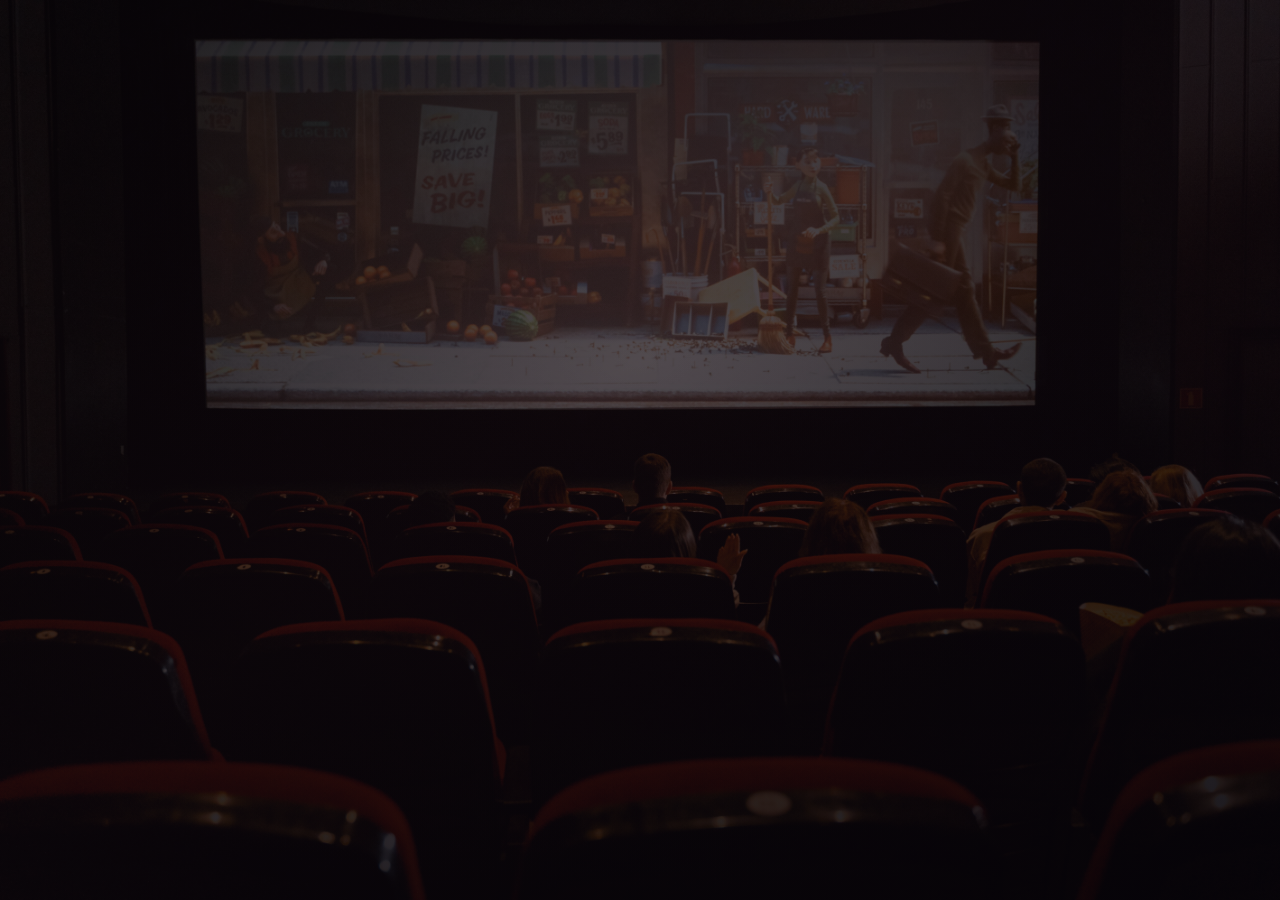
<file: index.html>
<!DOCTYPE html>
<html lang="en">
  <head>
    <meta charset="UTF-8" />
    <meta name="viewport" content="width=device-width, initial-scale=1.0" />
    <title>Cinema</title>
    <meta http-equiv="refresh" content="0; url=customer/index.html" />
  </head>
  <body>
    <p><a href="customer/index.html">Continue to Cinema</a></p>
  </body>
</html>
</file>
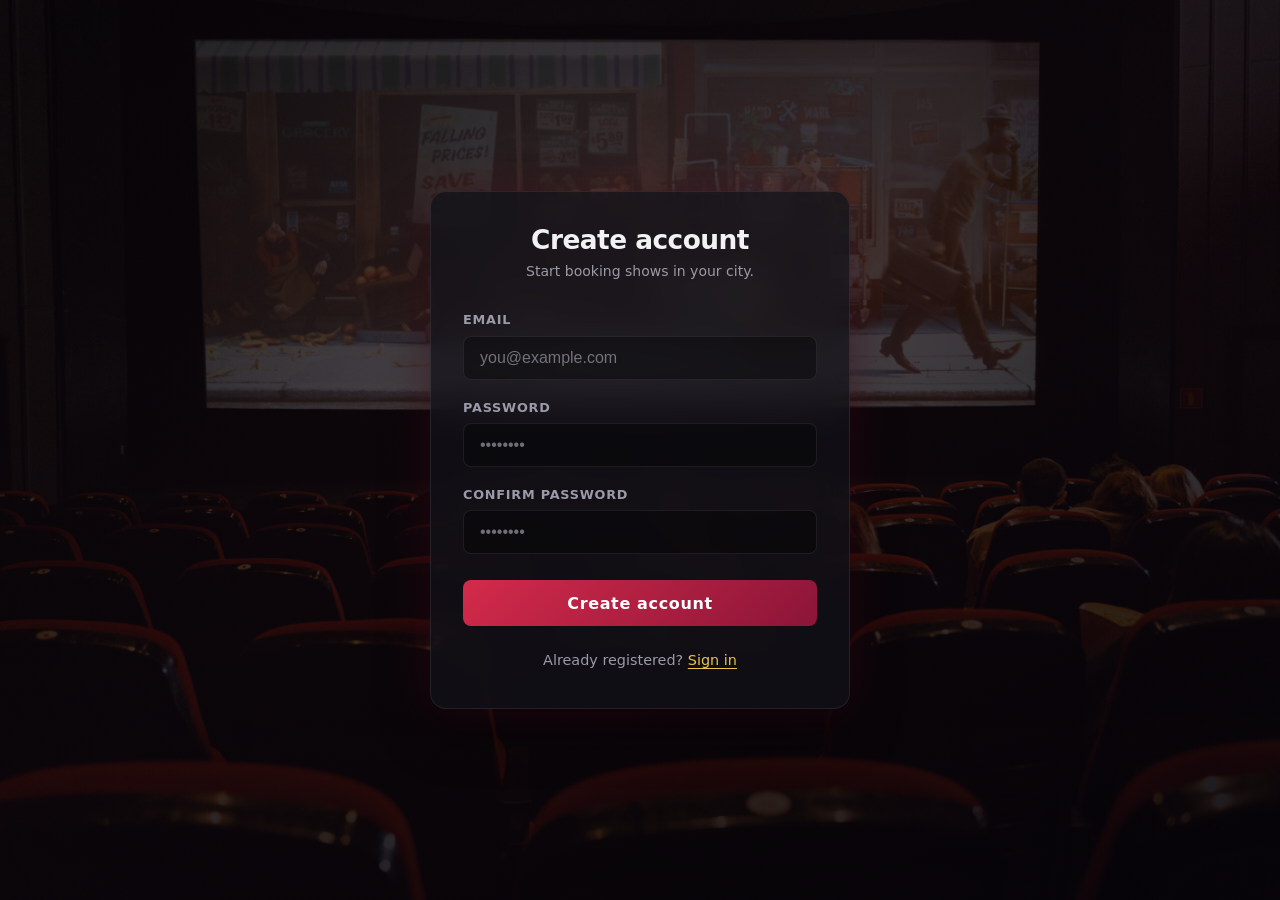
<file: customer/index.html>
<!DOCTYPE html>
<html lang="en">
  <head>
    <meta charset="UTF-8" />
    <meta name="viewport" content="width=device-width, initial-scale=1.0" />
    <title>Create account</title>
    <link rel="stylesheet" href="css/tokens.css" />
    <link rel="stylesheet" href="css/base.css" />
    <link rel="stylesheet" href="css/login.css?v=6" />
  </head>
  <body>
    <div class="login-page">
      <div class="login-page__bg" aria-hidden="true"></div>
      <main class="login-card">
        <header class="login-card__brand">
          <h1 class="login-card__logo">Create account</h1>
          <p class="login-card__tagline">Start booking shows in your city.</p>
        </header>
        <form id="signup-form" novalidate>
          <div class="login-field">
            <label for="signup-email">Email</label>
            <input
              id="signup-email"
              name="email"
              type="email"
              autocomplete="email"
              placeholder="you@example.com"
              required
            />
          </div>
          <div class="login-field">
            <label for="signup-password">Password</label>
            <input
              id="signup-password"
              name="password"
              type="password"
              autocomplete="new-password"
              placeholder="••••••••"
              minlength="6"
              required
            />
          </div>
          <div class="login-field">
            <label for="signup-password-confirm">Confirm password</label>
            <input
              id="signup-password-confirm"
              name="password-confirm"
              type="password"
              autocomplete="new-password"
              placeholder="••••••••"
              minlength="6"
              required
            />
          </div>
          <button type="submit" class="login-card__submit">Create account</button>
        </form>
        <footer class="login-card__footer">
          <span>Already registered?</span>
          <a class="link" href="login.html">Sign in</a>
        </footer>
      </main>
    </div>
    <script type="module" src="js/signup.js"></script>
  </body>
</html>
</file>
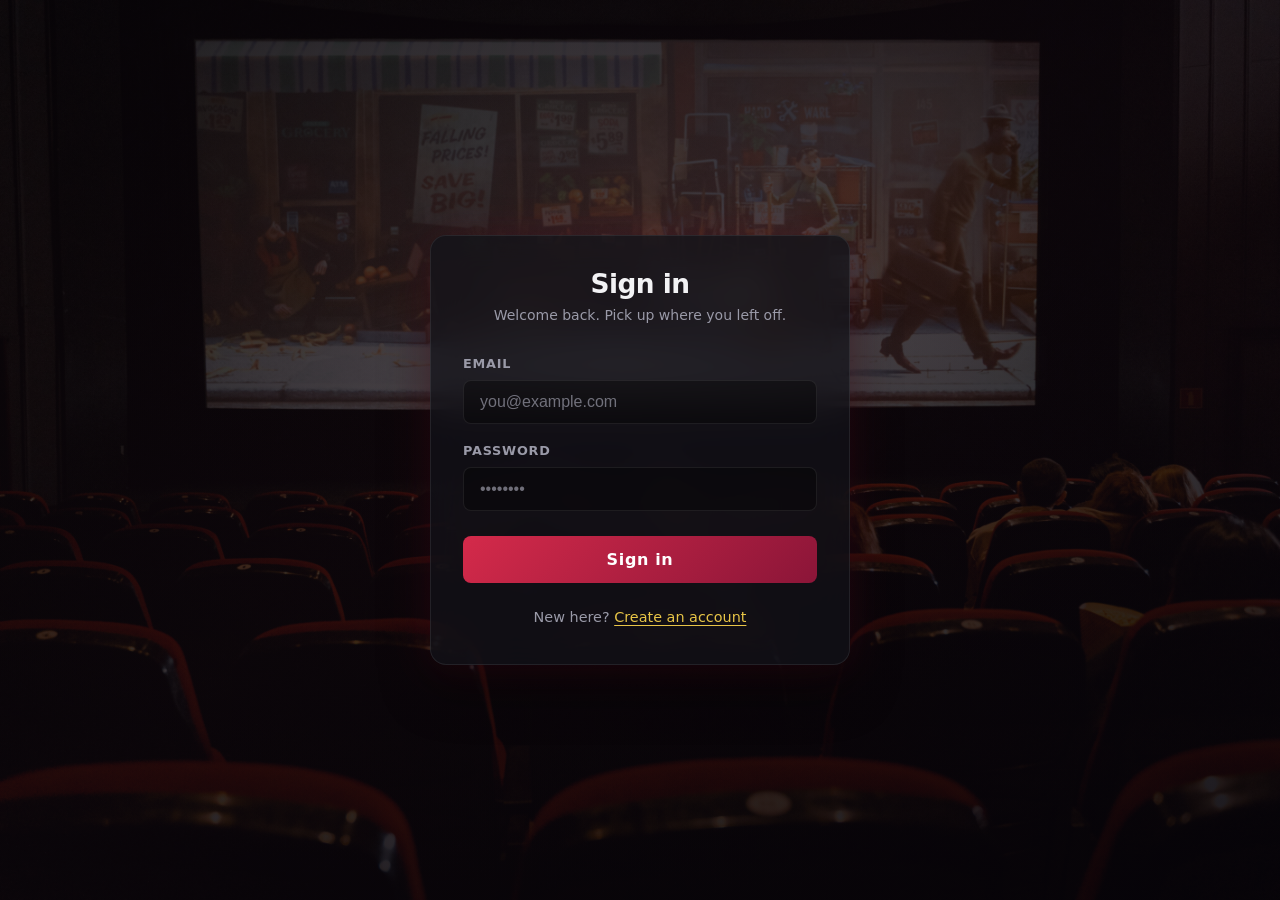
<file: customer/home.html>
<!DOCTYPE html>
<html lang="en">
  <head>
    <meta charset="UTF-8" />
    <meta name="viewport" content="width=device-width, initial-scale=1.0" />
    <title>Home</title>
    <link rel="stylesheet" href="css/tokens.css" />
    <link rel="stylesheet" href="css/base.css" />
    <link rel="stylesheet" href="css/home.css?v=4" />
  </head>
  <body class="home-page">
    <header class="home-header">
      <div class="home-header__location">
        <svg
          xmlns="http://www.w3.org/2000/svg"
          width="22"
          height="22"
          fill="none"
          viewBox="0 0 24 24"
          stroke-width="1.5"
          stroke="currentColor"
          aria-hidden="true"
        >
          <path
            stroke-linecap="round"
            stroke-linejoin="round"
            d="M15 10.5a3 3 0 1 1-6 0 3 3 0 0 1 6 0Z"
          />
          <path
            stroke-linecap="round"
            stroke-linejoin="round"
            d="M19.5 10.5c0 7.142-7.5 11.25-7.5 11.25S4.5 17.642 4.5 10.5a7.5 7.5 0 1 1 15 0Z"
          />
        </svg>
        <span id="header-location">Detecting…</span>
      </div>
      <div class="home-header__search-wrap">
        <svg
          xmlns="http://www.w3.org/2000/svg"
          width="20"
          height="20"
          fill="none"
          viewBox="0 0 24 24"
          stroke-width="1.5"
          stroke="currentColor"
          aria-hidden="true"
        >
          <path
            stroke-linecap="round"
            stroke-linejoin="round"
            d="m21 21-5.197-5.197m0 0A7.5 7.5 0 1 0 5.196 5.196a7.5 7.5 0 0 0 10.607 10.607Z"
          />
        </svg>
        <label class="sr-only" for="header-search">Search titles</label>
        <input
          id="header-search"
          class="home-header__search"
          type="search"
          placeholder="Search movies, events…"
          autocomplete="off"
        />
      </div>
      <div class="home-header__actions">
        <button type="button" class="btn-ghost" id="sign-out-btn">Sign out</button>
      </div>
    </header>

    <nav class="ribbon" aria-label="Entertainment categories">
      <button
        type="button"
        class="ribbon__tab ribbon__tab--active"
        data-category-tab="movies"
        aria-selected="true"
      >
        <svg xmlns="http://www.w3.org/2000/svg" fill="none" viewBox="0 0 24 24" stroke-width="1.5" stroke="currentColor">
          <path stroke-linecap="round" stroke-linejoin="round" d="m15.75 10.5 4.72-4.72a.75.75 0 0 1 1.28.53v11.38a.75.75 0 0 1-1.28.53l-4.72-4.72M4.5 18.75h9a2.25 2.25 0 0 0 2.25-2.25v-9a2.25 2.25 0 0 0-2.25-2.25h-9A2.25 2.25 0 0 0 2.25 7.5v9a2.25 2.25 0 0 0 2.25 2.25Z" />
        </svg>
        Movies
      </button>
      <button type="button" class="ribbon__tab" data-category-tab="events" aria-selected="false">
        <svg xmlns="http://www.w3.org/2000/svg" fill="none" viewBox="0 0 24 24" stroke-width="1.5" stroke="currentColor">
          <path stroke-linecap="round" stroke-linejoin="round" d="M9.813 15.904 9 18.75l-.813-2.846a4.5 4.5 0 0 0-3.09-3.09L2.25 12l2.846-.813a4.5 4.5 0 0 0 3.09-3.09L9 5.25l.813 2.846a4.5 4.5 0 0 0 3.09 3.09L15.75 12l-2.846.813a4.5 4.5 0 0 0-3.09 3.09ZM18.259 8.715 18 9.75l-.259-1.035a3.375 3.375 0 0 0-2.455-2.456L14.25 6l1.036-.259a3.375 3.375 0 0 0 2.455-2.456L18 2.25l.259 1.035a3.375 3.375 0 0 0 2.456 2.456L21.75 6l-1.035.259a3.375 3.375 0 0 0-2.456 2.456ZM16.894 20.567 16.5 21.75l-.394-1.183a2.25 2.25 0 0 0-1.423-1.423L13.5 18.75l1.183-.394a2.25 2.25 0 0 0 1.423-1.423l.394-1.183.394 1.183a2.25 2.25 0 0 0 1.423 1.423l1.183.394-1.183.394a2.25 2.25 0 0 0-1.423 1.423Z" />
        </svg>
        Events
      </button>
      <button type="button" class="ribbon__tab" data-category-tab="plays" aria-selected="false">
        <svg xmlns="http://www.w3.org/2000/svg" fill="none" viewBox="0 0 24 24" stroke-width="1.5" stroke="currentColor">
          <path stroke-linecap="round" stroke-linejoin="round" d="M12 18v-5.25m0 0a6.01 6.01 0 0 0 1.5-.189m-1.5.189a6.01 6.01 0 0 1-1.5-.189m3.75 7.478a12.06 12.06 0 0 1-4.5 0m3.75.478a12.06 12.06 0 0 0 4.5 0M8.25 6.75h12M8.25 6.75a3 3 0 0 0-3 3v.75M8.25 6.75a3 3 0 0 1-3 3v.75m15-3.75a3 3 0 0 1 3 3v.75m-3-3a3 3 0 0 0-3 3v.75m3-3h-12m12 0v.75m0 0v.75m0-.75h-12m12 0h-12" />
        </svg>
        Plays
      </button>
      <button type="button" class="ribbon__tab" data-category-tab="sports" aria-selected="false">
        <svg xmlns="http://www.w3.org/2000/svg" fill="none" viewBox="0 0 24 24" stroke-width="1.5" stroke="currentColor">
          <path stroke-linecap="round" stroke-linejoin="round" d="M16.5 18.75h-9m9 0a3 3 0 0 1 3 3h-15a3 3 0 0 1 3-3m9 0v-3.375c0-.621-.503-1.125-1.125-1.125h-.871M7.5 18.75v-3.375c0-.621.504-1.125 1.125-1.125h.872m5.007 0H9.497m5.007 0a7.454 7.454 0 0 1-.982-3.172M9.497 14.25a7.454 7.454 0 0 0 .981-3.172M5.25 4.236c-.982.143-1.857.518-2.344 1.13a48.065 48.065 0 0 0-.083 4.009A11.25 11.25 0 0 0 12.75 21h.75a11.25 11.25 0 0 0 11.25-11.25c0-1.355-.24-2.655-.683-3.855" />
        </svg>
        Sports
      </button>
    </nav>

    <div class="carousel-wrap">
      <div id="trending-carousel" class="carousel" aria-live="polite"></div>
    </div>

    <div class="home-main">
      <div class="filters-mobile-bar">
        <h2 class="section-title filters-mobile-bar__title">Browse</h2>
        <button
          type="button"
          class="btn-ghost"
          id="filters-toggle"
          aria-expanded="false"
          aria-controls="filter-panel"
        >
          Filters
        </button>
      </div>

      <aside class="filter-panel" id="filter-panel">
        <div class="filter-panel__inner">
          <section class="accordion accordion--open" data-accordion>
            <button type="button" class="accordion__trigger" data-accordion-trigger aria-expanded="true">
              Language
              <svg width="16" height="16" viewBox="0 0 24 24" fill="none" stroke="currentColor" stroke-width="2">
                <path d="M6 9l6 6 6-6" />
              </svg>
            </button>
            <div class="accordion__body" data-accordion-body>
              <div id="filter-language" class="filter-chips"></div>
            </div>
          </section>
          <section class="accordion accordion--open" data-accordion>
            <button type="button" class="accordion__trigger" data-accordion-trigger aria-expanded="true">
              Genre
              <svg width="16" height="16" viewBox="0 0 24 24" fill="none" stroke="currentColor" stroke-width="2">
                <path d="M6 9l6 6 6-6" />
              </svg>
            </button>
            <div class="accordion__body" data-accordion-body>
              <div id="filter-genre" class="filter-chips"></div>
            </div>
          </section>
          <section class="accordion accordion--open" data-accordion>
            <button type="button" class="accordion__trigger" data-accordion-trigger aria-expanded="true">
              Age rating
              <svg width="16" height="16" viewBox="0 0 24 24" fill="none" stroke="currentColor" stroke-width="2">
                <path d="M6 9l6 6 6-6" />
              </svg>
            </button>
            <div class="accordion__body" data-accordion-body>
              <div id="filter-age" class="filter-chips"></div>
            </div>
          </section>
        </div>
      </aside>

      <section class="content-area" aria-label="Listings">
        <h2 class="section-title home-only-desktop">Browse</h2>
        <div id="content-grid" class="content-grid"></div>
      </section>
    </div>

    <script type="module">
      import { initHome } from "./js/home.js";
      document.getElementById("sign-out-btn")?.addEventListener("click", () => {
        sessionStorage.removeItem("cinema_customer_session");
        window.location.href = "login.html";
      });
      initHome();
    </script>
  </body>
</html>
</file>
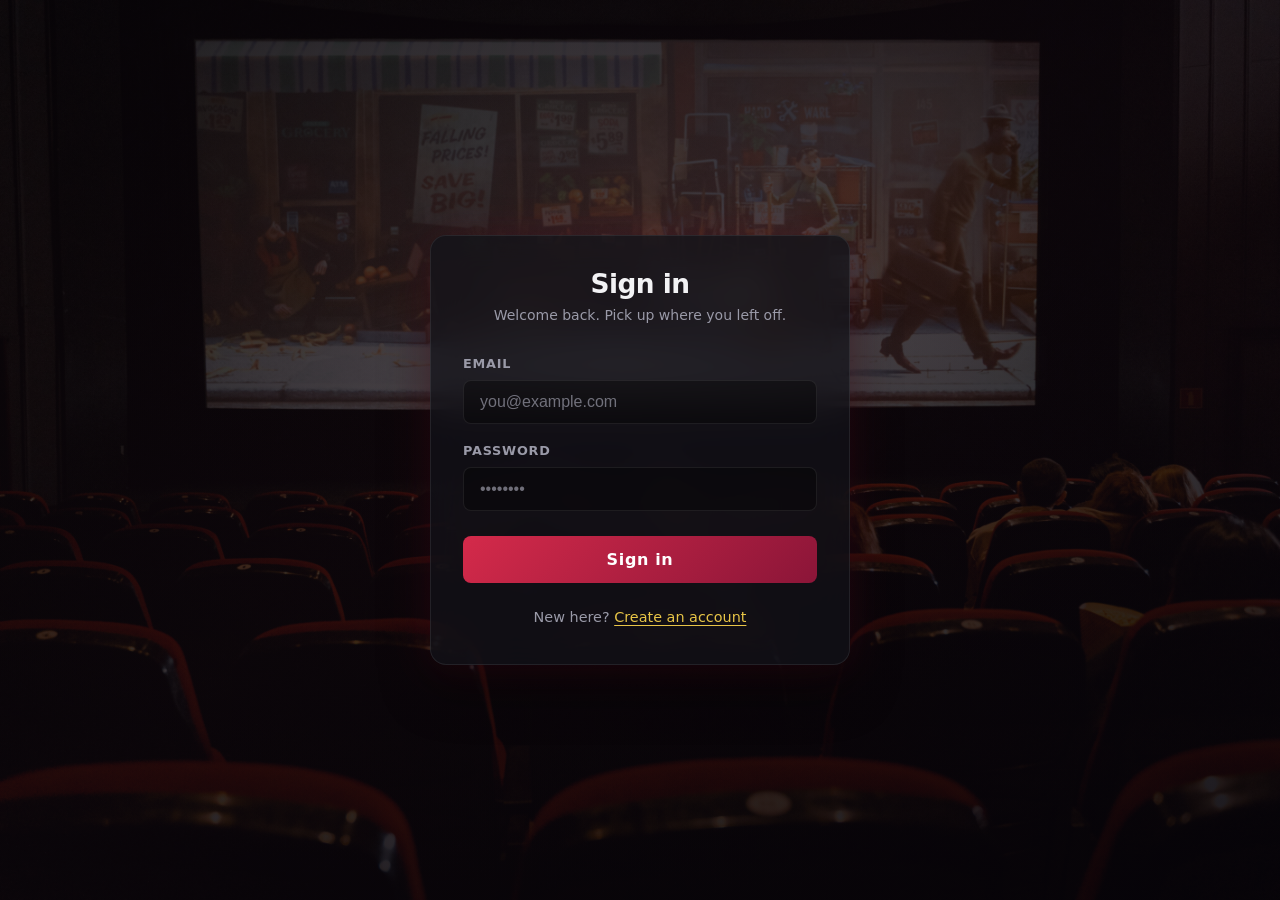
<file: customer/login.html>
<!DOCTYPE html>
<html lang="en">
  <head>
    <meta charset="UTF-8" />
    <meta name="viewport" content="width=device-width, initial-scale=1.0" />
    <title>Sign in</title>
    <link rel="stylesheet" href="css/tokens.css" />
    <link rel="stylesheet" href="css/base.css" />
    <link rel="stylesheet" href="css/login.css?v=6" />
  </head>
  <body>
    <div class="login-page">
      <div class="login-page__bg" aria-hidden="true"></div>
      <main class="login-card">
        <header class="login-card__brand">
          <h1 class="login-card__logo">Sign in</h1>
          <p class="login-card__tagline">Welcome back. Pick up where you left off.</p>
        </header>
        <form id="login-form" novalidate>
          <div class="login-field">
            <label for="login-email">Email</label>
            <input
              id="login-email"
              name="email"
              type="email"
              autocomplete="username"
              placeholder="you@example.com"
              required
            />
          </div>
          <div class="login-field">
            <label for="login-password">Password</label>
            <input
              id="login-password"
              name="password"
              type="password"
              autocomplete="current-password"
              placeholder="••••••••"
              required
            />
          </div>
          <button type="submit" class="login-card__submit">Sign in</button>
        </form>
        <footer class="login-card__footer">
          <span>New here?</span>
          <a class="link" href="index.html">Create an account</a>
        </footer>
      </main>
    </div>
    <script type="module" src="js/login.js"></script>
  </body>
</html>
</file>
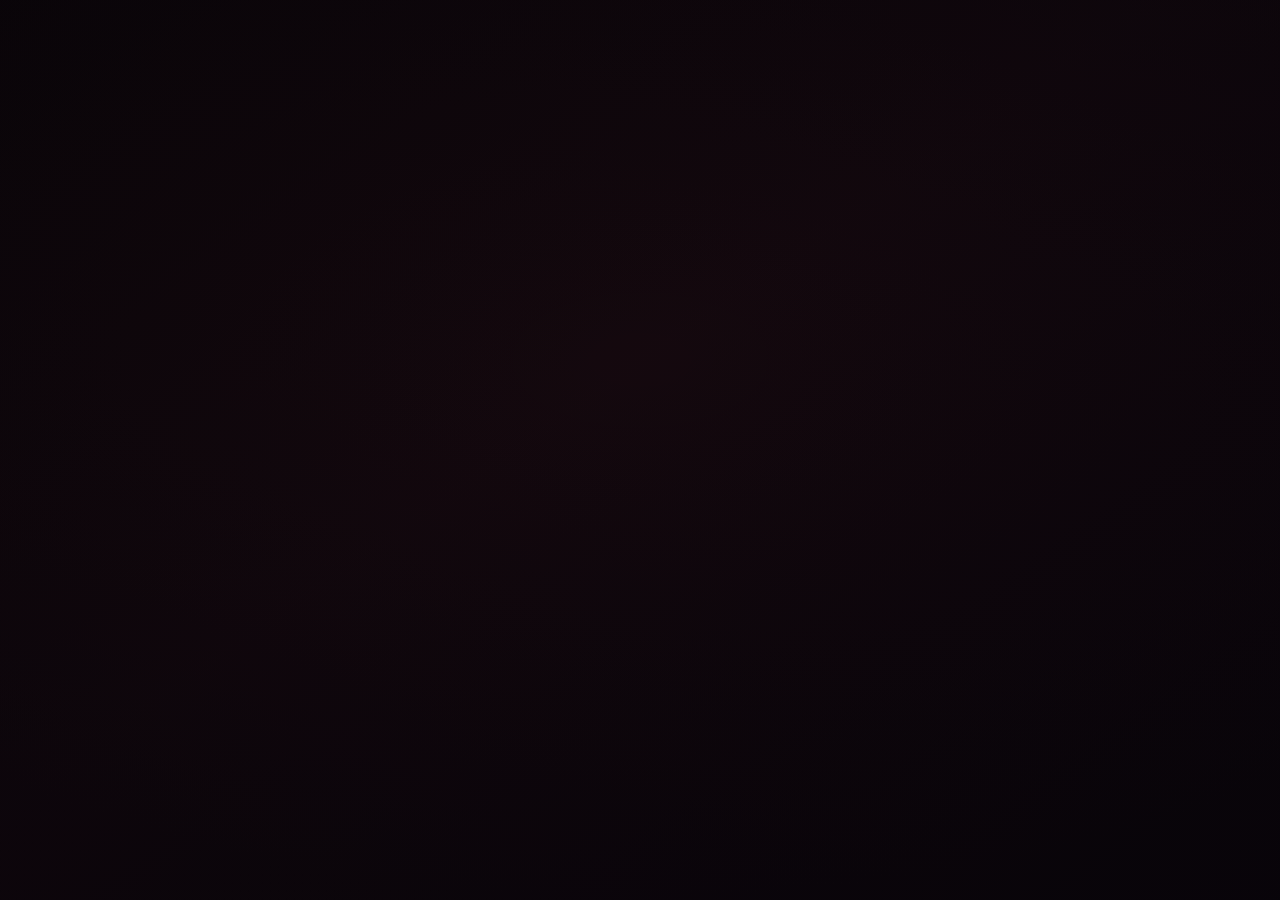
<file: customer/signup.html>
<!DOCTYPE html>
<html lang="en">
  <head>
    <meta charset="UTF-8" />
    <meta name="viewport" content="width=device-width, initial-scale=1.0" />
    <title>Create account</title>
    <meta http-equiv="refresh" content="0; url=index.html" />
  </head>
  <body>
    <p><a href="index.html">Continue to sign up</a></p>
  </body>
</html>
</file>
<file: customer/css/tokens.css>
:root {
  --color-bg-deep: #0a0a0c;
  --color-bg-elevated: #12121a;
  --color-surface-glass: rgba(18, 18, 26, 0.72);
  --color-border: rgba(255, 255, 255, 0.08);
  --color-accent: #c41e3a;
  --color-accent-soft: rgba(196, 30, 58, 0.35);
  --color-gold: #e8c547;
  --color-text: #f2f2f4;
  --color-text-muted: #9a9aa8;
  --font-sans: "Segoe UI", system-ui, -apple-system, sans-serif;
  --radius-lg: 16px;
  --radius-md: 12px;
  --radius-sm: 8px;
  --shadow-glow: 0 0 40px rgba(196, 30, 58, 0.15);
  --transition-fast: 0.2s ease;
  --transition-smooth: 0.35s cubic-bezier(0.4, 0, 0.2, 1);
  --header-height: 64px;
  --ribbon-height: 72px;
}
</file>
<file: customer/css/base.css>
*,
*::before,
*::after {
  box-sizing: border-box;
}

html {
  -webkit-text-size-adjust: 100%;
}

body {
  margin: 0;
  min-height: 100vh;
  font-family: var(--font-sans);
  background: var(--color-bg-deep);
  color: var(--color-text);
  line-height: 1.5;
}

img {
  max-width: 100%;
  height: auto;
  display: block;
}

a {
  color: var(--color-gold);
  text-decoration: none;
  transition: opacity var(--transition-fast);
}

a:hover {
  opacity: 0.85;
}

button {
  font-family: inherit;
  cursor: pointer;
}

input,
button {
  font-size: 1rem;
}

.sr-only {
  position: absolute;
  width: 1px;
  height: 1px;
  padding: 0;
  margin: -1px;
  overflow: hidden;
  clip: rect(0, 0, 0, 0);
  white-space: nowrap;
  border: 0;
}
</file>
<file: customer/css/login.css>
.login-page {
  min-height: 100vh;
  display: flex;
  align-items: center;
  justify-content: center;
  padding: 1.5rem;
  position: relative;
  overflow: hidden;
}

.login-page__bg {
  position: fixed;
  inset: 0;
  z-index: 0;
  background-color: #1a0a0f;
  background-image: linear-gradient(
      145deg,
      rgba(10, 5, 8, 0.78) 0%,
      rgba(18, 8, 14, 0.72) 45%,
      rgba(8, 4, 10, 0.82) 100%
    ),
    url("../cinema/cinema%20horizontal.jpg");
  background-size: cover;
  background-position: center;
  transition: background-image var(--transition-smooth);
}

.login-page__bg::after {
  content: "";
  position: absolute;
  inset: 0;
  background: radial-gradient(
    ellipse 80% 60% at 50% 40%,
    transparent 0%,
    rgba(5, 3, 8, 0.5) 100%
  );
  pointer-events: none;
}

@media (max-width: 768px) {
  .login-page__bg {
    background-image: linear-gradient(
        160deg,
        rgba(10, 5, 8, 0.8) 0%,
        rgba(15, 6, 12, 0.78) 100%
      ),
      url("../cinema/cinema%20vertical.jpg");
    background-position: center top;
  }
}

.login-card {
  position: relative;
  z-index: 1;
  width: 100%;
  max-width: 420px;
  padding: 2rem 2rem 2.25rem;
  border-radius: var(--radius-lg);
  background: var(--color-surface-glass);
  backdrop-filter: blur(18px);
  -webkit-backdrop-filter: blur(18px);
  border: 1px solid var(--color-border);
  box-shadow: var(--shadow-glow), 0 25px 50px rgba(0, 0, 0, 0.45);
  animation: login-rise 0.6s var(--transition-smooth) both;
}

@keyframes login-rise {
  from {
    opacity: 0;
    transform: translateY(12px);
  }
  to {
    opacity: 1;
    transform: translateY(0);
  }
}

.login-card__brand {
  text-align: center;
  margin-bottom: 1.75rem;
}

.login-card__logo {
  font-size: 1.65rem;
  font-weight: 700;
  letter-spacing: -0.02em;
  line-height: 1.2;
  color: var(--color-text);
  margin: 0 0 0.35rem;
}

.login-card__tagline {
  margin: 0;
  font-size: 0.875rem;
  color: var(--color-text-muted);
}

.login-field {
  margin-bottom: 1.1rem;
}

.login-field label {
  display: block;
  font-size: 0.8rem;
  font-weight: 600;
  text-transform: uppercase;
  letter-spacing: 0.06em;
  color: var(--color-text-muted);
  margin-bottom: 0.4rem;
}

.login-field input {
  width: 100%;
  padding: 0.75rem 1rem;
  border-radius: var(--radius-sm);
  border: 1px solid var(--color-border);
  background: rgba(0, 0, 0, 0.35);
  color: var(--color-text);
  transition: border-color var(--transition-fast), box-shadow var(--transition-fast);
}

.login-field input::placeholder {
  color: var(--color-text-muted);
  opacity: 0.7;
}

.login-field input:focus {
  outline: none;
  border-color: var(--color-accent);
  box-shadow: 0 0 0 3px var(--color-accent-soft);
}

.login-card__submit {
  width: 100%;
  margin-top: 0.5rem;
  padding: 0.85rem 1.25rem;
  border: none;
  border-radius: var(--radius-sm);
  background: linear-gradient(135deg, #d42a4a 0%, #8b1538 100%);
  color: #fff;
  font-weight: 600;
  letter-spacing: 0.04em;
  transition: transform var(--transition-fast), box-shadow var(--transition-fast);
}

.login-card__submit:hover {
  transform: translateY(-1px);
  box-shadow: 0 8px 24px rgba(196, 30, 58, 0.4);
}

.login-card__submit:active {
  transform: translateY(0);
}

.login-card__footer {
  margin-top: 1.5rem;
  text-align: center;
  font-size: 0.9rem;
  color: var(--color-text-muted);
}

.login-card__footer a.link,
.login-card__footer button.link {
  background: none;
  border: none;
  color: var(--color-gold);
  padding: 0;
  font: inherit;
  text-decoration: underline;
  text-underline-offset: 3px;
  cursor: pointer;
}

.login-card__footer a.link:hover,
.login-card__footer button.link:hover {
  opacity: 0.9;
}
</file>
<file: customer/css/home.css>
.home-page {
  min-height: 100vh;
  display: flex;
  flex-direction: column;
  background: var(--color-bg-deep);
  width: 100%;
  max-width: 100%;
  overflow-x: hidden;
}

.home-header {
  position: sticky;
  top: 0;
  z-index: 50;
  display: flex;
  align-items: center;
  justify-content: space-between;
  flex-wrap: wrap;
  gap: 0.65rem 0.75rem;
  row-gap: 0.65rem;
  min-height: var(--header-height);
  padding: 0.75rem 1.25rem;
  box-sizing: border-box;
  width: 100%;
  max-width: 100%;
  background: linear-gradient(
    180deg,
    rgba(10, 10, 14, 0.97) 0%,
    rgba(10, 10, 14, 0.88) 100%
  );
  backdrop-filter: blur(12px);
  border-bottom: 1px solid var(--color-border);
}

.home-header__location {
  display: flex;
  align-items: flex-start;
  gap: 0.5rem;
  font-size: 0.95rem;
  font-weight: 600;
  color: var(--color-text);
  min-width: 0;
  flex: 1 1 auto;
}

.home-header__location span {
  min-width: 0;
  overflow: hidden;
  text-overflow: ellipsis;
  display: -webkit-box;
  -webkit-line-clamp: 2;
  -webkit-box-orient: vertical;
  white-space: normal;
  word-break: break-word;
}

@media (min-width: 1024px) {
  .home-header__location {
    align-items: center;
  }

  .home-header__location span {
    display: block;
    -webkit-line-clamp: unset;
    white-space: nowrap;
  }
}

.home-header__location svg {
  flex-shrink: 0;
  color: var(--color-gold);
}

.home-header__search-wrap {
  flex: 1 1 200px;
  min-width: 0;
  max-width: 420px;
  display: flex;
  align-items: center;
  gap: 0.5rem;
  padding: 0.5rem 0.85rem;
  border-radius: var(--radius-md);
  background: rgba(255, 255, 255, 0.06);
  border: 1px solid var(--color-border);
  transition: border-color var(--transition-fast), background var(--transition-fast);
}

.home-header__search-wrap:focus-within {
  border-color: rgba(232, 197, 71, 0.35);
  background: rgba(255, 255, 255, 0.08);
}

.home-header__search-wrap svg {
  flex-shrink: 0;
  opacity: 0.65;
}

.home-header__search {
  flex: 1;
  min-width: 0;
  border: none;
  background: transparent;
  color: var(--color-text);
  outline: none;
}

.home-header__search::placeholder {
  color: var(--color-text-muted);
}

.home-header__actions {
  display: flex;
  align-items: center;
  gap: 0.5rem;
  flex-shrink: 0;
}

/* Stack: city → Sign out → search (DOM is loc, search, act — flex order fixes visual stack) */
@media (max-width: 1023px) {
  .home-header {
    display: flex;
    flex-direction: column;
    flex-wrap: nowrap;
    align-items: stretch;
    align-content: flex-start;
    justify-content: flex-start;
    gap: 0.45rem;
    padding: 0.6rem min(0.75rem, 4vw);
    row-gap: 0.45rem;
  }

  .home-header__location {
    order: 1;
    flex: 0 0 auto;
    width: 100%;
    max-width: 100%;
  }

  .home-header__actions {
    order: 2;
    align-self: flex-start;
    flex: 0 0 auto;
    width: auto;
    max-width: 100%;
  }

  .home-header__search-wrap {
    order: 3;
    flex: 0 0 auto;
    width: 100%;
    max-width: none;
    min-width: 0;
  }

  .home-header .btn-ghost {
    padding: 0.35rem 0.65rem;
    font-size: 0.8rem;
    max-width: 100%;
  }
}

@media (min-width: 1024px) {
  .home-header {
    flex-direction: row;
    flex-wrap: nowrap;
    align-items: center;
    justify-content: space-between;
  }

  .home-header__location,
  .home-header__search-wrap,
  .home-header__actions {
    order: 0;
  }
}

.btn-ghost {
  padding: 0.45rem 0.75rem;
  font-size: 0.85rem;
  border-radius: var(--radius-sm);
  border: 1px solid var(--color-border);
  background: transparent;
  color: var(--color-text-muted);
  transition: color var(--transition-fast), border-color var(--transition-fast);
}

.btn-ghost:hover {
  color: var(--color-text);
  border-color: rgba(255, 255, 255, 0.2);
}

.ribbon {
  display: flex;
  align-items: stretch;
  justify-content: center;
  gap: 0.5rem;
  padding: 0.75rem 1rem;
  background: var(--color-bg-elevated);
  border-bottom: 1px solid var(--color-border);
  flex-wrap: wrap;
  width: 100%;
  max-width: 100%;
  box-sizing: border-box;
}

.ribbon__tab {
  display: flex;
  flex-direction: column;
  align-items: center;
  justify-content: center;
  gap: 0.35rem;
  min-width: 0;
  flex: 1 1 calc(25% - 0.375rem);
  max-width: 120px;
  padding: 0.65rem 0.5rem;
  border: none;
  border-radius: var(--radius-md);
  background: transparent;
  color: var(--color-text-muted);
  font-size: 0.8rem;
  font-weight: 600;
  letter-spacing: 0.02em;
  transition: color var(--transition-fast), background var(--transition-fast),
    transform var(--transition-fast);
}

.ribbon__tab svg {
  width: 26px;
  height: 26px;
  opacity: 0.85;
}

.ribbon__tab:hover {
  color: var(--color-text);
  background: rgba(255, 255, 255, 0.06);
}

.ribbon__tab--active {
  color: var(--color-gold);
  background: rgba(232, 197, 71, 0.1);
  box-shadow: inset 0 -2px 0 var(--color-gold);
}

.ribbon__tab--active svg {
  opacity: 1;
}

@media (max-width: 640px) {
  .ribbon {
    display: grid;
    grid-template-columns: repeat(4, minmax(0, 1fr));
    gap: 0.35rem;
    padding: 0.6rem 0.65rem;
    flex-wrap: unset;
    justify-content: stretch;
  }

  .ribbon__tab {
    flex: unset;
    max-width: none;
    padding: 0.5rem 0.2rem;
    font-size: 0.68rem;
    gap: 0.25rem;
  }

  .ribbon__tab svg {
    width: 22px;
    height: 22px;
  }
}

.carousel-wrap {
  position: relative;
  width: 100%;
  max-width: 100%;
  overflow: hidden;
  border-bottom: 1px solid var(--color-border);
}

.carousel-wrap .carousel {
  position: relative;
  width: 100%;
  max-width: 100%;
  overflow: hidden;
  --carousel-slides: 3;
}

.carousel__track {
  display: flex;
  width: calc(var(--carousel-slides) * 100%);
  max-width: none;
  transition: transform 0.55s cubic-bezier(0.4, 0, 0.2, 1);
  will-change: transform;
}

.carousel__slide {
  position: relative;
  flex: 0 0 calc(100% / var(--carousel-slides));
  aspect-ratio: 21 / 9;
  max-height: min(42vh, 380px);
  overflow: hidden;
}

.carousel__slide img {
  width: 100%;
  height: 100%;
  object-fit: cover;
}

.carousel__caption {
  position: absolute;
  left: 0;
  right: 0;
  bottom: 0;
  padding: 1.25rem 1.5rem;
  background: linear-gradient(transparent, rgba(0, 0, 0, 0.85));
}

.carousel__caption h2 {
  margin: 0;
  font-size: clamp(1.1rem, 3vw, 1.5rem);
  font-weight: 700;
  text-shadow: 0 2px 12px rgba(0, 0, 0, 0.6);
  word-break: break-word;
  padding-right: 0.25rem;
}

.carousel__dots {
  position: absolute;
  bottom: 0.75rem;
  left: 50%;
  transform: translateX(-50%);
  display: flex;
  gap: 0.5rem;
  z-index: 2;
}

.carousel__dot {
  width: 8px;
  height: 8px;
  padding: 0;
  border: none;
  border-radius: 50%;
  background: rgba(255, 255, 255, 0.35);
  transition: background var(--transition-fast), transform var(--transition-fast);
}

.carousel__dot.is-active {
  background: var(--color-gold);
  transform: scale(1.15);
}

.carousel__empty {
  margin: 0;
  padding: 2rem;
  text-align: center;
  color: var(--color-text-muted);
}

@media (max-width: 768px) {
  .carousel__slide {
    aspect-ratio: 16 / 9;
    max-height: min(38vh, 280px);
  }
}

.home-main {
  flex: 1;
  display: flex;
  flex-direction: column;
  width: 100%;
  max-width: min(1400px, 100%);
  margin: 0 auto;
  padding: 1rem min(1rem, 4vw) 2rem;
  box-sizing: border-box;
}

@media (min-width: 900px) {
  .home-main {
    flex-direction: row;
    align-items: flex-start;
    gap: 1.25rem;
    padding: 1.25rem 1.5rem 2.5rem;
  }
}

.filters-mobile-bar {
  display: flex;
  align-items: center;
  justify-content: space-between;
  gap: 0.5rem;
  margin-bottom: 0.75rem;
  width: 100%;
  min-width: 0;
}

@media (min-width: 900px) {
  .filters-mobile-bar {
    display: none;
  }
}

.filter-panel {
  width: 100%;
  border-radius: var(--radius-md);
  background: var(--color-bg-elevated);
  border: 1px solid var(--color-border);
  overflow: hidden;
  max-height: 0;
  opacity: 0;
  transition: max-height var(--transition-smooth), opacity var(--transition-fast);
}

.filter-panel.filter-panel--open {
  max-height: 2000px;
  opacity: 1;
  margin-bottom: 1rem;
}

@media (min-width: 900px) {
  .filter-panel {
    flex: 0 0 25%;
    max-width: 320px;
    max-height: none;
    opacity: 1;
    position: sticky;
    top: calc(var(--header-height) + 8px);
    align-self: flex-start;
  }
}

.filter-panel__inner {
  padding: 1rem;
}

.accordion {
  border-bottom: 1px solid var(--color-border);
}

.accordion:last-child {
  border-bottom: none;
}

.accordion__trigger {
  width: 100%;
  display: flex;
  align-items: center;
  justify-content: space-between;
  padding: 0.85rem 0;
  border: none;
  background: none;
  color: var(--color-text);
  font-size: 0.9rem;
  font-weight: 600;
  text-align: left;
}

.accordion__trigger svg {
  transition: transform var(--transition-fast);
}

.accordion--open .accordion__trigger svg {
  transform: rotate(180deg);
}

.accordion__body {
  display: none;
  padding-bottom: 0.85rem;
}

.accordion--open .accordion__body {
  display: block;
}

.filter-chips {
  display: flex;
  flex-wrap: wrap;
  gap: 0.5rem;
}

.filter-chip {
  display: inline-flex;
  align-items: center;
  gap: 0.35rem;
  font-size: 0.8rem;
  color: var(--color-text-muted);
  cursor: pointer;
}

.filter-chip input {
  accent-color: var(--color-accent);
}

.content-area {
  flex: 1;
  min-width: 0;
}

.content-grid {
  display: grid;
  grid-template-columns: repeat(2, minmax(0, 1fr));
  gap: min(1rem, 3vw);
  width: 100%;
  max-width: 100%;
}

@media (min-width: 600px) {
  .content-grid {
    grid-template-columns: repeat(3, minmax(0, 1fr));
    gap: 1.15rem;
  }
}

@media (min-width: 1100px) {
  .content-grid {
    grid-template-columns: repeat(4, minmax(0, 1fr));
  }
}

.show-card {
  border-radius: var(--radius-md);
  overflow: hidden;
  background: var(--color-bg-elevated);
  border: 1px solid var(--color-border);
  cursor: pointer;
  transition: transform var(--transition-fast), box-shadow var(--transition-fast),
    border-color var(--transition-fast);
}

@media (hover: hover) and (pointer: fine) {
  .show-card:hover {
    transform: scale(1.03);
    box-shadow: 0 12px 32px rgba(0, 0, 0, 0.35);
    border-color: rgba(232, 197, 71, 0.25);
  }
}

.show-card:focus-visible {
  outline: 2px solid rgba(232, 197, 71, 0.5);
  outline-offset: 2px;
}

.show-card__poster {
  aspect-ratio: 2 / 3;
  overflow: hidden;
  background: #1a1a22;
}

.show-card__poster img {
  width: 100%;
  height: 100%;
  object-fit: cover;
  transition: transform var(--transition-smooth);
}

.show-card:hover .show-card__poster img {
  transform: scale(1.05);
}

.show-card__meta {
  padding: 0.65rem 0.75rem 0.85rem;
}

.show-card__title {
  margin: 0 0 0.35rem;
  font-size: 0.9rem;
  font-weight: 600;
  line-height: 1.3;
  display: -webkit-box;
  -webkit-line-clamp: 2;
  -webkit-box-orient: vertical;
  overflow: hidden;
}

.show-card__row {
  display: flex;
  align-items: center;
  gap: 0.5rem;
  flex-wrap: wrap;
}

.badge {
  display: inline-block;
  padding: 0.15rem 0.45rem;
  font-size: 0.7rem;
  font-weight: 700;
  border-radius: 4px;
  text-transform: uppercase;
  letter-spacing: 0.04em;
}

.badge--age {
  background: rgba(232, 197, 71, 0.2);
  color: var(--color-gold);
  border: 1px solid rgba(232, 197, 71, 0.35);
}

.show-card__lang {
  font-size: 0.75rem;
  color: var(--color-text-muted);
}

.section-title {
  margin: 0 0 1rem;
  font-size: 1.05rem;
  font-weight: 700;
  letter-spacing: 0.02em;
}

.filters-mobile-bar__title {
  margin: 0;
}

.home-only-desktop {
  display: none;
}

@media (min-width: 900px) {
  .home-only-desktop {
    display: block;
  }
}
</file>
